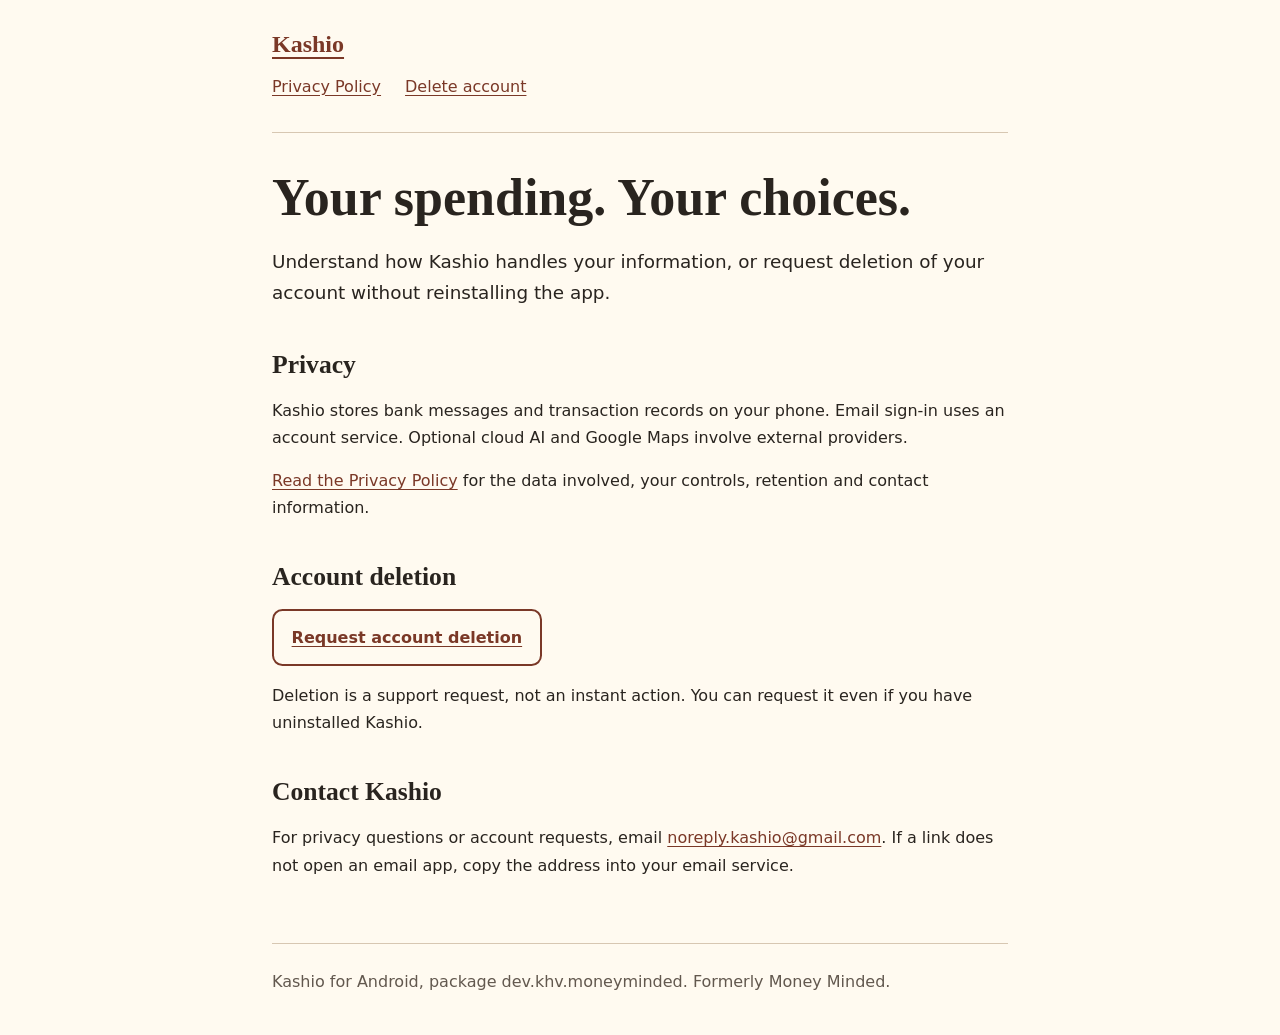
<file: index.html>
<!doctype html>
<html lang="en">
<head>
  <meta charset="utf-8">
  <meta name="viewport" content="width=device-width, initial-scale=1">
  <meta name="description" content="Kashio privacy information and account-deletion requests.">
  <title>Kashio privacy and account support</title>
  <link rel="stylesheet" href="assets/site.css">
</head>
<body>
  <a class="skip" href="#main">Skip to content</a>
  <header>
    <a class="brand" href="index.html">Kashio</a>
    <nav aria-label="Policies">
      <a href="privacy/index.html">Privacy Policy</a>
      <a href="delete-account/index.html">Delete account</a>
    </nav>
  </header>
  <main id="main">
    <h1>Your spending. Your choices.</h1>
    <p class="summary">Understand how Kashio handles your information, or request deletion of your account without reinstalling the app.</p>
    <h2>Privacy</h2>
    <p>Kashio stores bank messages and transaction records on your phone. Email sign-in uses an account service. Optional cloud AI and Google Maps involve external providers.</p>
    <p><a href="privacy/index.html">Read the Privacy Policy</a> for the data involved, your controls, retention and contact information.</p>
    <h2>Account deletion</h2>
    <p><a class="action" href="delete-account/index.html">Request account deletion</a></p>
    <p>Deletion is a support request, not an instant action. You can request it even if you have uninstalled Kashio.</p>
    <h2>Contact Kashio</h2>
    <p>For privacy questions or account requests, email <a href="mailto:noreply.kashio@gmail.com">noreply.kashio@gmail.com</a>. If a link does not open an email app, copy the address into your email service.</p>
  </main>
  <footer>Kashio for Android, package dev.khv.moneyminded. Formerly Money Minded.</footer>
</body>
</html>
</file>
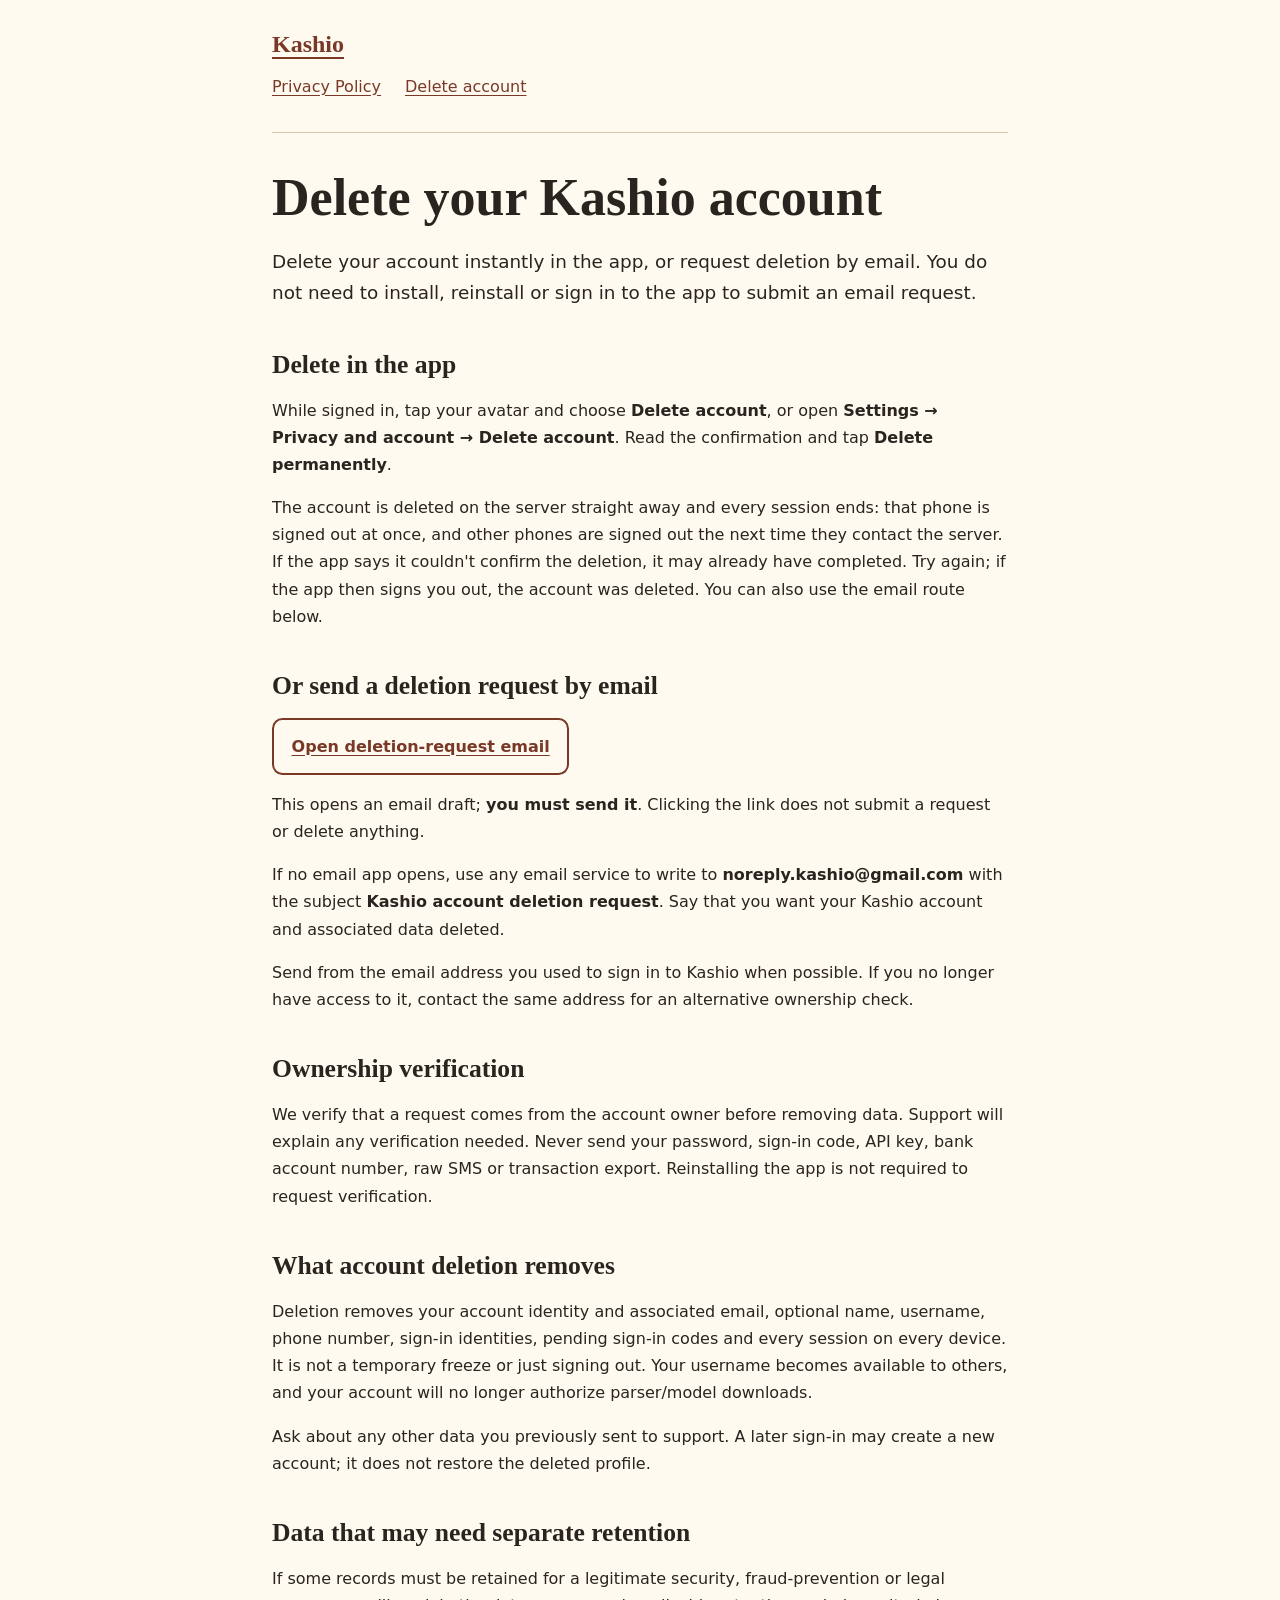
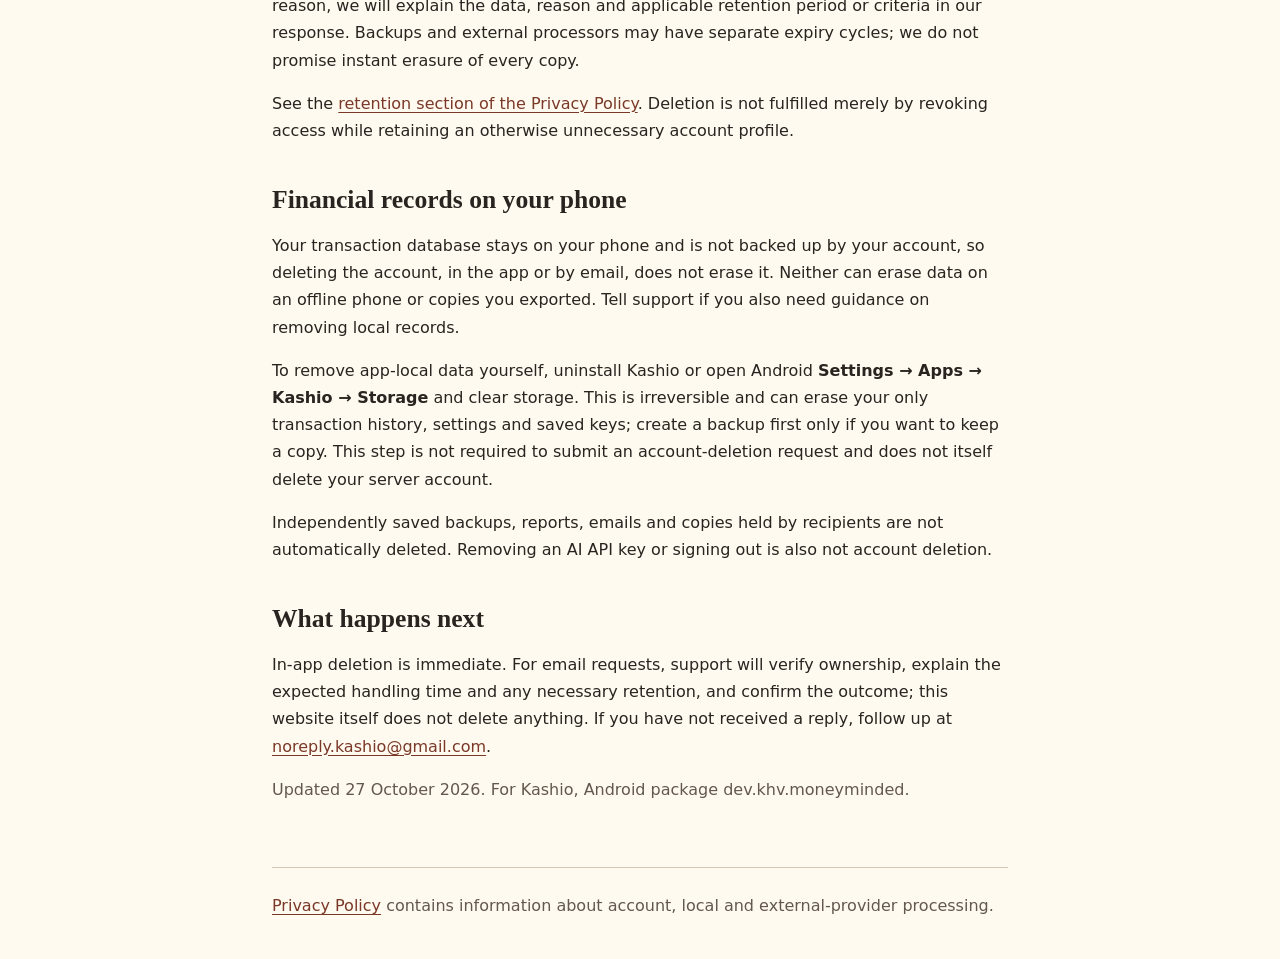
<file: delete-account/index.html>
<!doctype html>
<html lang="en">
<head>
  <meta charset="utf-8">
  <meta name="viewport" content="width=device-width, initial-scale=1">
  <meta name="description" content="Delete your Kashio account in the app, or request deletion by email without the app.">
  <title>Delete your account - Kashio</title>
  <link rel="stylesheet" href="../assets/site.css">
</head>
<body>
  <a class="skip" href="#main">Skip to content</a>
  <header>
    <a class="brand" href="../index.html">Kashio</a>
    <nav aria-label="Policies">
      <a href="../privacy/index.html">Privacy Policy</a>
      <a href="../delete-account/index.html" aria-current="page">Delete account</a>
    </nav>
  </header>
  <main id="main">
    <h1>Delete your Kashio account</h1>
    <p class="summary">Delete your account instantly in the app, or request deletion by email. You do not need to install, reinstall or sign in to the app to submit an email request.</p>
    <section id="in-app">
      <h2>Delete in the app</h2>
      <p>While signed in, tap your avatar and choose <strong>Delete account</strong>, or open <strong>Settings → Privacy and account → Delete account</strong>. Read the confirmation and tap <strong>Delete permanently</strong>.</p>
      <p>The account is deleted on the server straight away and every session ends: that phone is signed out at once, and other phones are signed out the next time they contact the server. If the app says it couldn't confirm the deletion, it may already have completed. Try again; if the app then signs you out, the account was deleted. You can also use the email route below.</p>
    </section>
    <section id="request">
      <h2>Or send a deletion request by email</h2>
      <p><a class="action" href="mailto:noreply.kashio@gmail.com?subject=Kashio%20account%20deletion%20request">Open deletion-request email</a></p>
      <p>This opens an email draft; <strong>you must send it</strong>. Clicking the link does not submit a request or delete anything.</p>
      <p>If no email app opens, use any email service to write to <strong>noreply.kashio@gmail.com</strong> with the subject <strong>Kashio account deletion request</strong>. Say that you want your Kashio account and associated data deleted.</p>
      <p>Send from the email address you used to sign in to Kashio when possible. If you no longer have access to it, contact the same address for an alternative ownership check.</p>
    </section>
    <section id="verification">
      <h2>Ownership verification</h2>
      <p>We verify that a request comes from the account owner before removing data. Support will explain any verification needed. Never send your password, sign-in code, API key, bank account number, raw SMS or transaction export. Reinstalling the app is not required to request verification.</p>
    </section>
    <section id="removed">
      <h2>What account deletion removes</h2>
      <p>Deletion removes your account identity and associated email, optional name, username, phone number, sign-in identities, pending sign-in codes and every session on every device. It is not a temporary freeze or just signing out. Your username becomes available to others, and your account will no longer authorize parser/model downloads.</p>
      <p>Ask about any other data you previously sent to support. A later sign-in may create a new account; it does not restore the deleted profile.</p>
    </section>
    <section id="retained">
      <h2>Data that may need separate retention</h2>
      <p>If some records must be retained for a legitimate security, fraud-prevention or legal reason, we will explain the data, reason and applicable retention period or criteria in our response. Backups and external processors may have separate expiry cycles; we do not promise instant erasure of every copy.</p>
      <p>See the <a href="../privacy/index.html#retention">retention section of the Privacy Policy</a>. Deletion is not fulfilled merely by revoking access while retaining an otherwise unnecessary account profile.</p>
    </section>
    <section id="local-data">
      <h2>Financial records on your phone</h2>
      <p>Your transaction database stays on your phone and is not backed up by your account, so deleting the account, in the app or by email, does not erase it. Neither can erase data on an offline phone or copies you exported. Tell support if you also need guidance on removing local records.</p>
      <p>To remove app-local data yourself, uninstall Kashio or open Android <strong>Settings → Apps → Kashio → Storage</strong> and clear storage. This is irreversible and can erase your only transaction history, settings and saved keys; create a backup first only if you want to keep a copy. This step is not required to submit an account-deletion request and does not itself delete your server account.</p>
      <p>Independently saved backups, reports, emails and copies held by recipients are not automatically deleted. Removing an AI API key or signing out is also not account deletion.</p>
    </section>
    <section id="timing">
      <h2>What happens next</h2>
      <p>In-app deletion is immediate. For email requests, support will verify ownership, explain the expected handling time and any necessary retention, and confirm the outcome; this website itself does not delete anything. If you have not received a reply, follow up at <a href="mailto:noreply.kashio@gmail.com">noreply.kashio@gmail.com</a>.</p>
    </section>
    <p class="date">Updated <time datetime="2026-10-27">27 October 2026</time>. For Kashio, Android package dev.khv.moneyminded.</p>
  </main>
  <footer><a href="../privacy/index.html">Privacy Policy</a> contains information about account, local and external-provider processing.</footer>
</body>
</html>
</file>
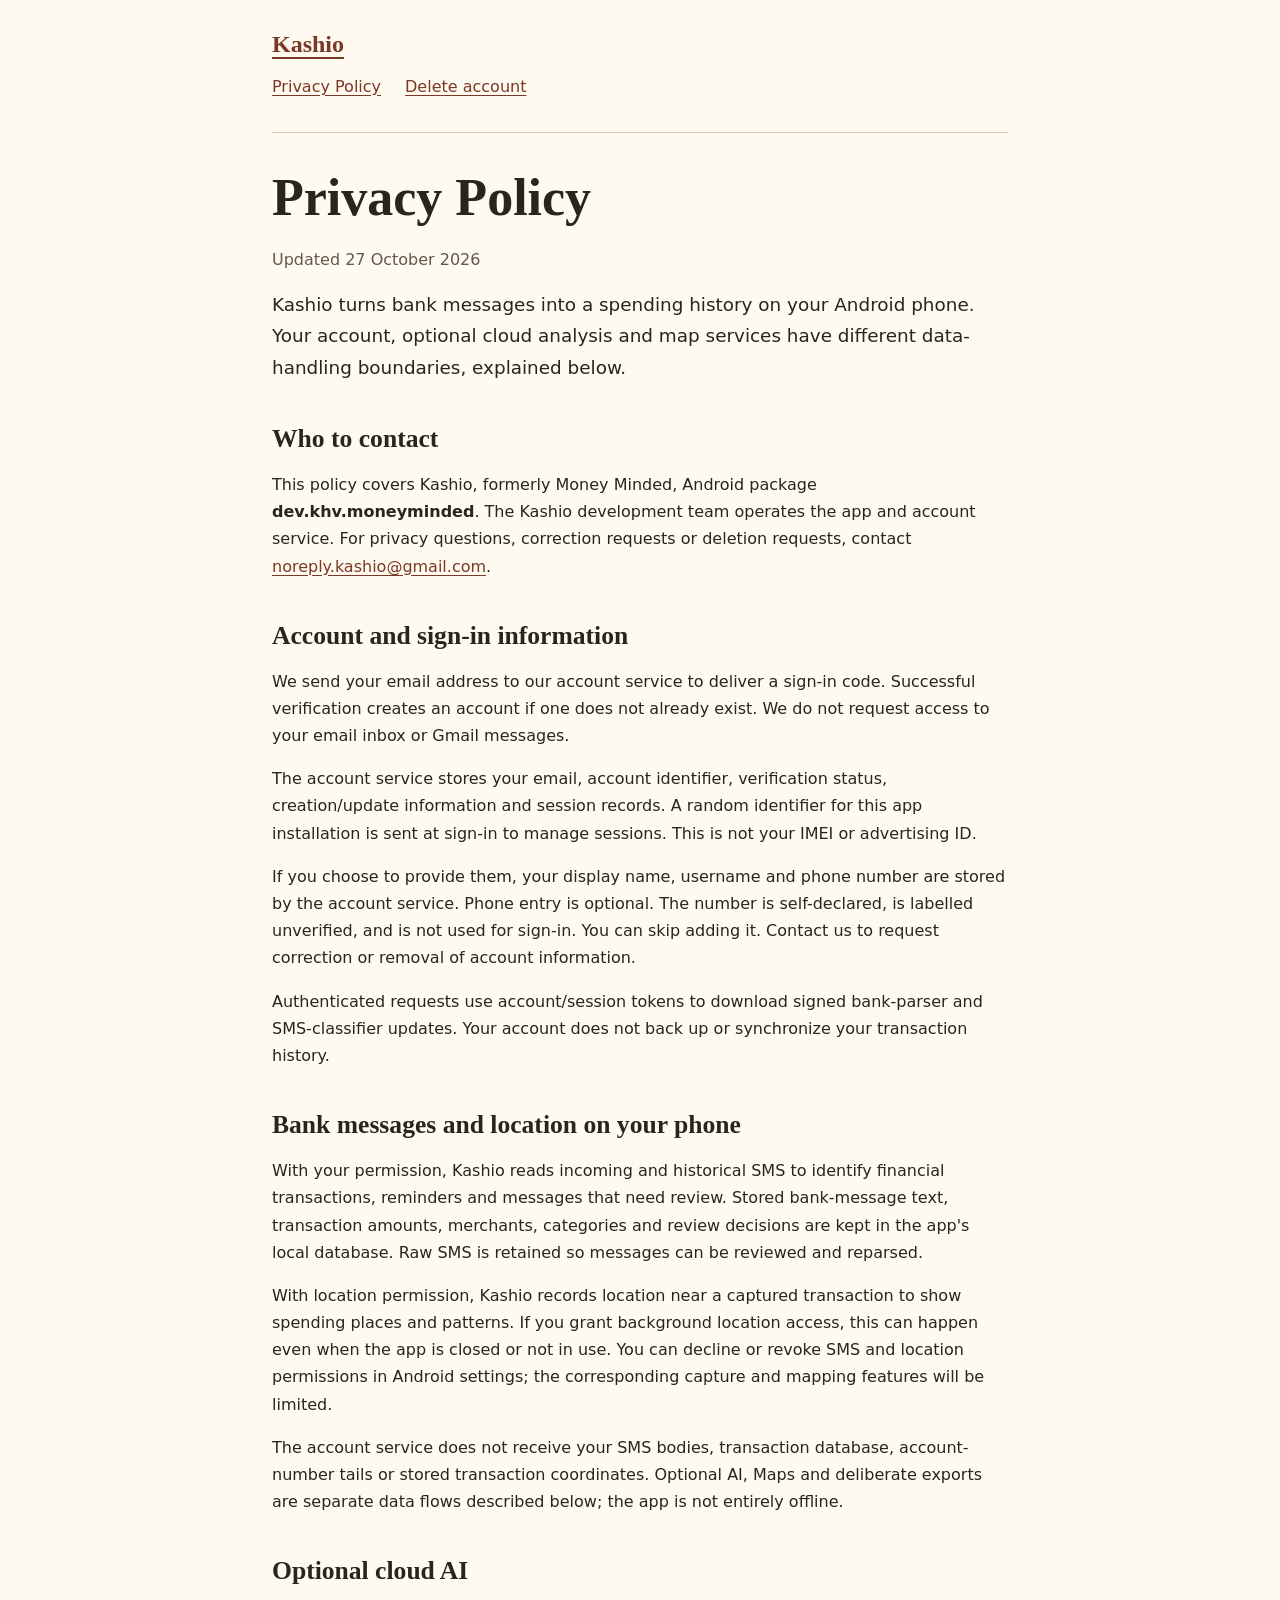
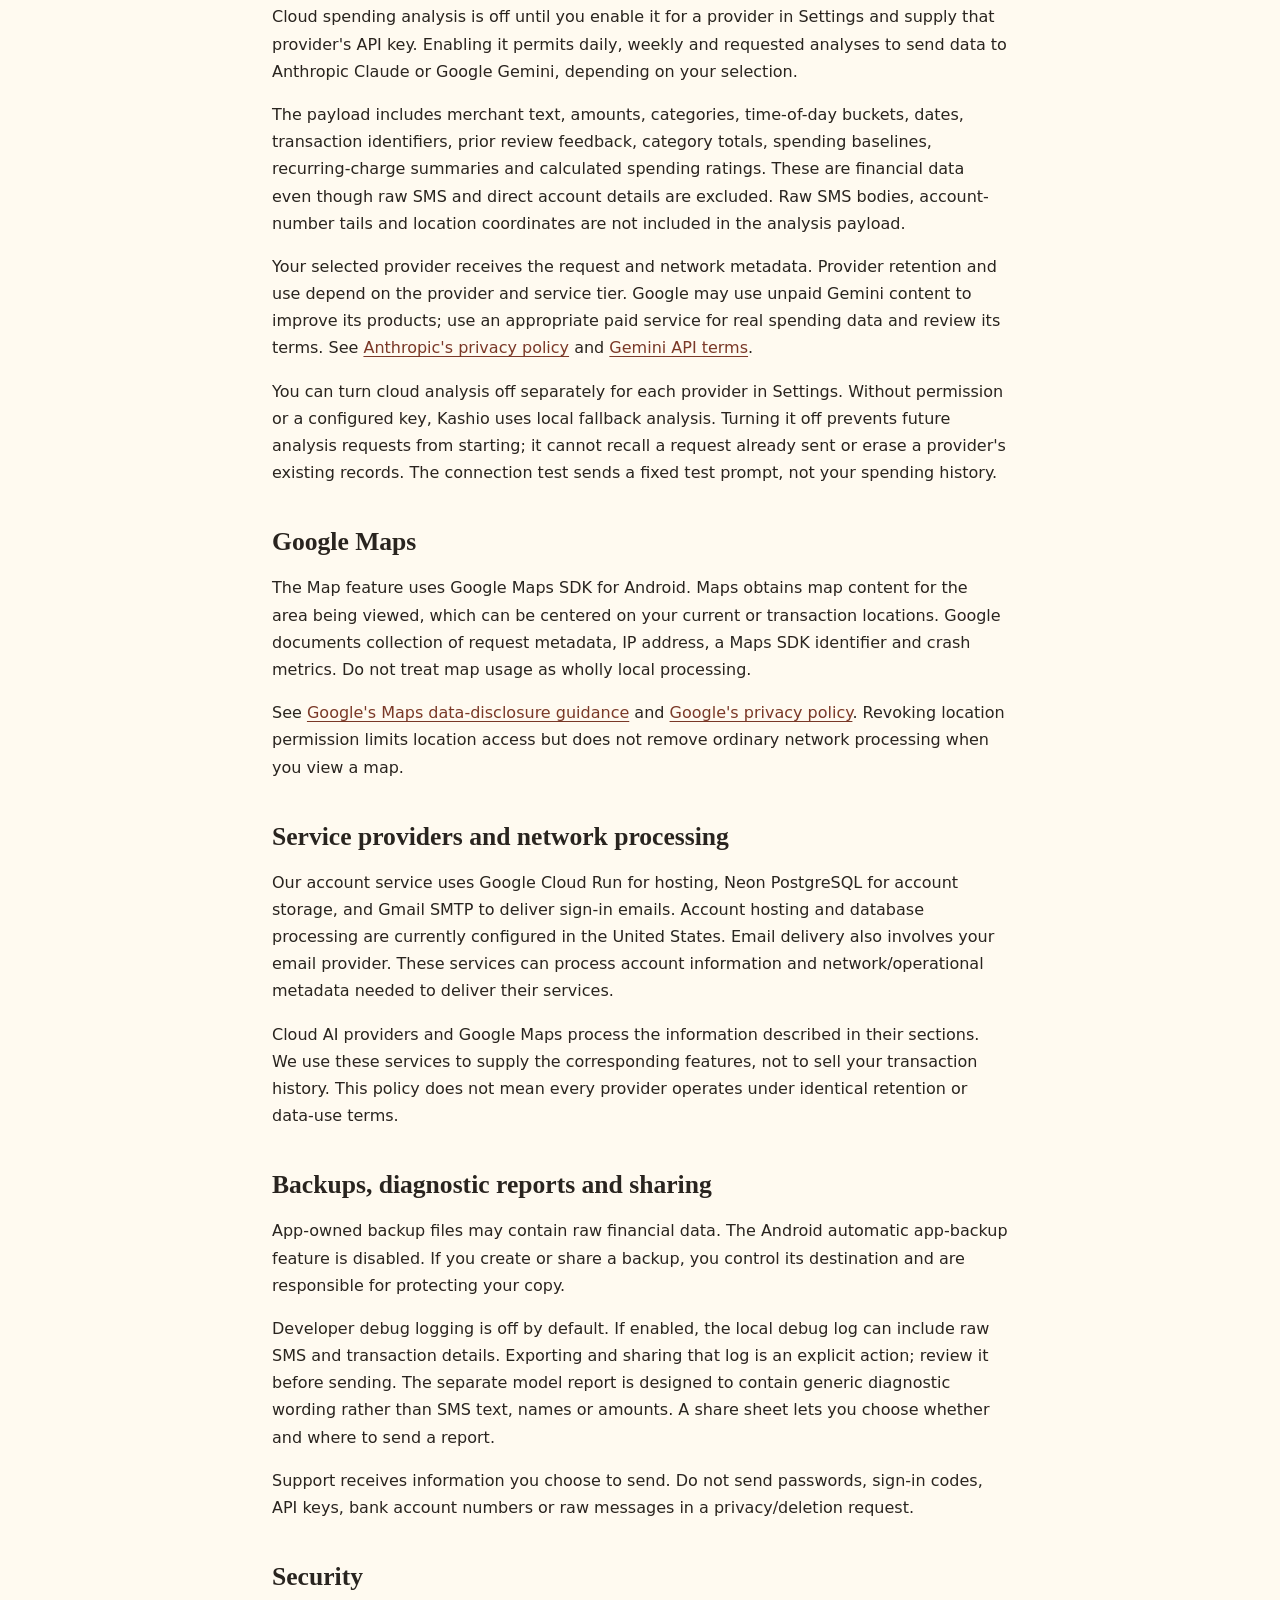
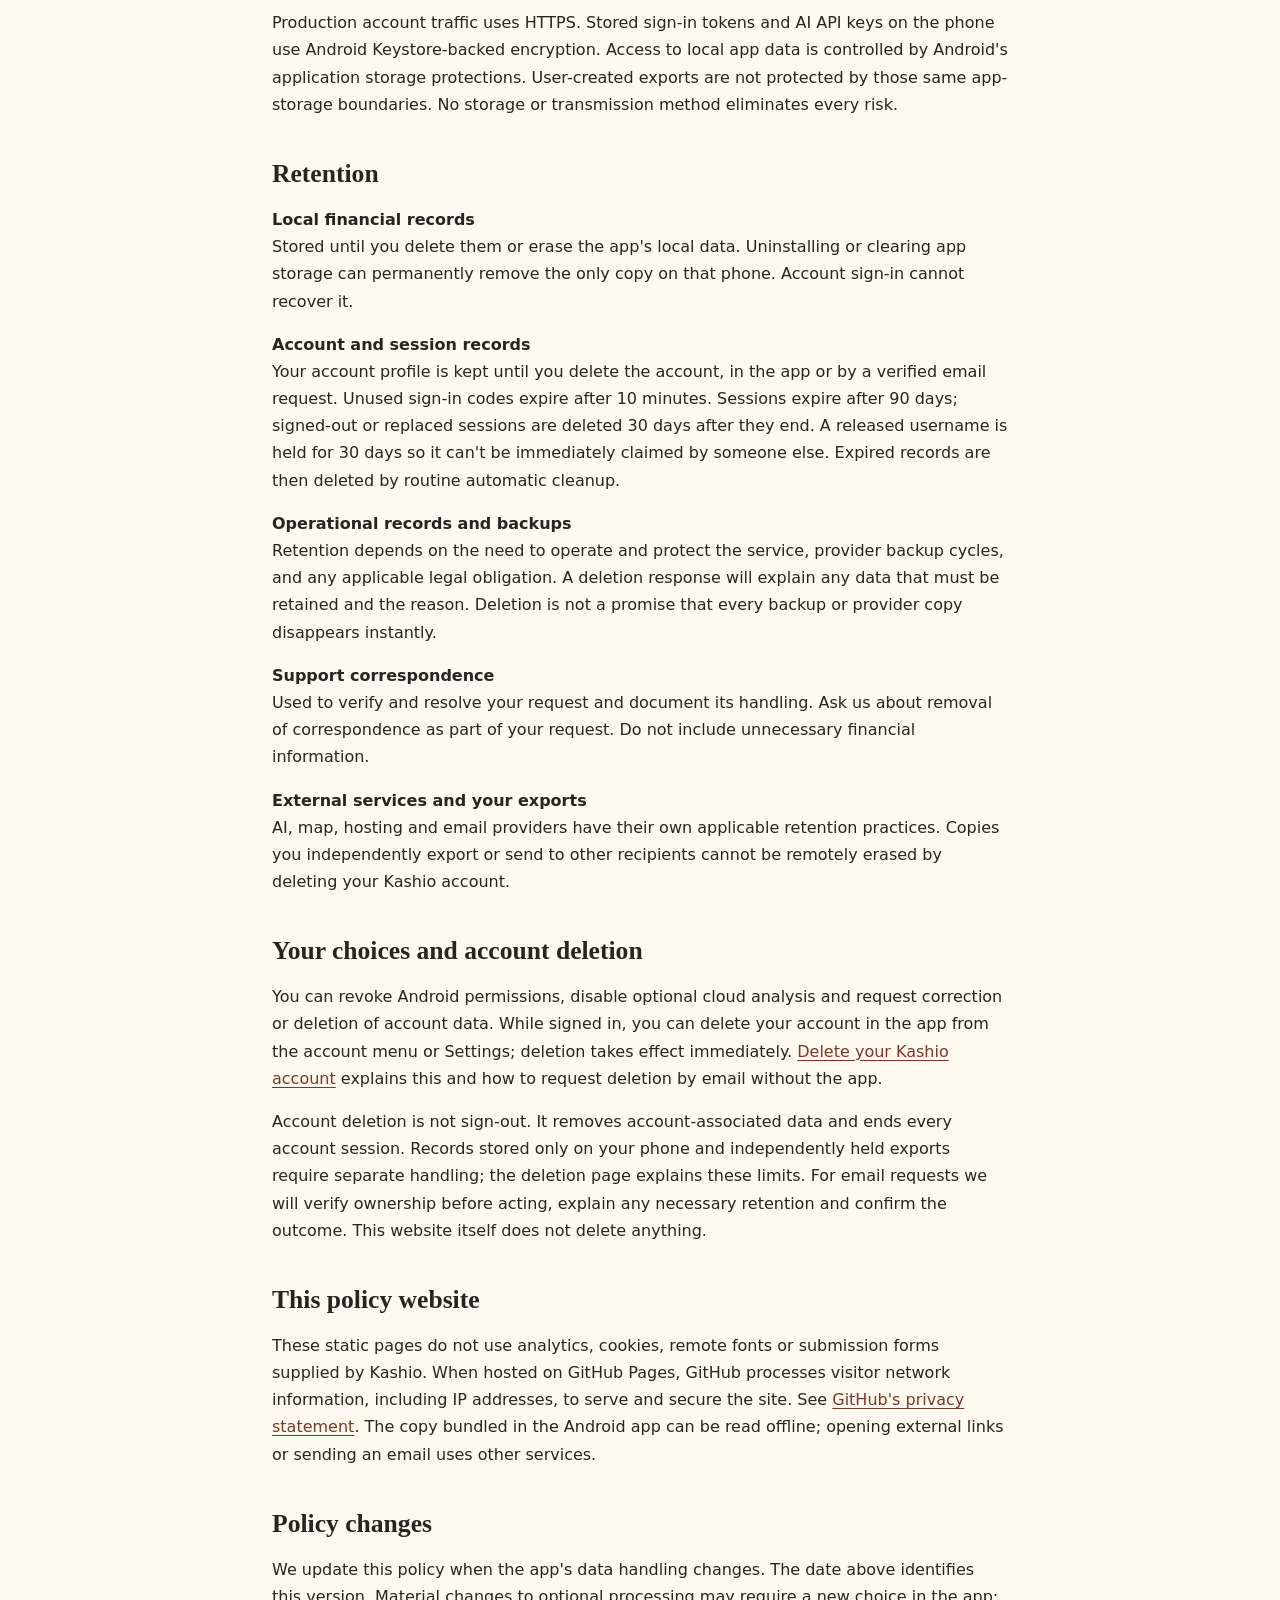
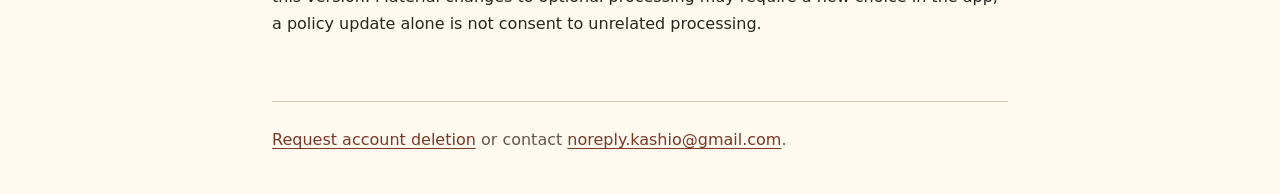
<file: privacy/index.html>
<!doctype html>
<html lang="en">
<head>
  <meta charset="utf-8">
  <meta name="viewport" content="width=device-width, initial-scale=1">
  <meta name="description" content="How Kashio handles account information, bank SMS, location, optional cloud AI and account deletion.">
  <title>Privacy Policy - Kashio</title>
  <link rel="stylesheet" href="../assets/site.css">
</head>
<body>
  <a class="skip" href="#main">Skip to content</a>
  <header>
    <a class="brand" href="../index.html">Kashio</a>
    <nav aria-label="Policies">
      <a href="../privacy/index.html" aria-current="page">Privacy Policy</a>
      <a href="../delete-account/index.html">Delete account</a>
    </nav>
  </header>
  <main id="main">
    <h1>Privacy Policy</h1>
    <p class="date">Updated <time datetime="2026-10-27">27 October 2026</time></p>
    <p class="summary">Kashio turns bank messages into a spending history on your Android phone. Your account, optional cloud analysis and map services have different data-handling boundaries, explained below.</p>
    <section id="contact">
      <h2>Who to contact</h2>
      <p>This policy covers Kashio, formerly Money Minded, Android package <strong>dev.khv.moneyminded</strong>. The Kashio development team operates the app and account service. For privacy questions, correction requests or deletion requests, contact <a href="mailto:noreply.kashio@gmail.com">noreply.kashio@gmail.com</a>.</p>
    </section>
    <section id="account">
      <h2>Account and sign-in information</h2>
      <p>We send your email address to our account service to deliver a sign-in code. Successful verification creates an account if one does not already exist. We do not request access to your email inbox or Gmail messages.</p>
      <p>The account service stores your email, account identifier, verification status, creation/update information and session records. A random identifier for this app installation is sent at sign-in to manage sessions. This is not your IMEI or advertising ID.</p>
      <p>If you choose to provide them, your display name, username and phone number are stored by the account service. Phone entry is optional. The number is self-declared, is labelled unverified, and is not used for sign-in. You can skip adding it. Contact us to request correction or removal of account information.</p>
      <p>Authenticated requests use account/session tokens to download signed bank-parser and SMS-classifier updates. Your account does not back up or synchronize your transaction history.</p>
    </section>
    <section id="sms-location">
      <h2>Bank messages and location on your phone</h2>
      <p>With your permission, Kashio reads incoming and historical SMS to identify financial transactions, reminders and messages that need review. Stored bank-message text, transaction amounts, merchants, categories and review decisions are kept in the app's local database. Raw SMS is retained so messages can be reviewed and reparsed.</p>
      <p>With location permission, Kashio records location near a captured transaction to show spending places and patterns. If you grant background location access, this can happen even when the app is closed or not in use. You can decline or revoke SMS and location permissions in Android settings; the corresponding capture and mapping features will be limited.</p>
      <p>The account service does not receive your SMS bodies, transaction database, account-number tails or stored transaction coordinates. Optional AI, Maps and deliberate exports are separate data flows described below; the app is not entirely offline.</p>
    </section>
    <section id="cloud-ai">
      <h2>Optional cloud AI</h2>
      <p>Cloud spending analysis is off until you enable it for a provider in Settings and supply that provider's API key. Enabling it permits daily, weekly and requested analyses to send data to Anthropic Claude or Google Gemini, depending on your selection.</p>
      <p>The payload includes merchant text, amounts, categories, time-of-day buckets, dates, transaction identifiers, prior review feedback, category totals, spending baselines, recurring-charge summaries and calculated spending ratings. These are financial data even though raw SMS and direct account details are excluded. Raw SMS bodies, account-number tails and location coordinates are not included in the analysis payload.</p>
      <p>Your selected provider receives the request and network metadata. Provider retention and use depend on the provider and service tier. Google may use unpaid Gemini content to improve its products; use an appropriate paid service for real spending data and review its terms. See <a href="https://www.anthropic.com/legal/privacy">Anthropic's privacy policy</a> and <a href="https://ai.google.dev/gemini-api/terms">Gemini API terms</a>.</p>
      <p>You can turn cloud analysis off separately for each provider in Settings. Without permission or a configured key, Kashio uses local fallback analysis. Turning it off prevents future analysis requests from starting; it cannot recall a request already sent or erase a provider's existing records. The connection test sends a fixed test prompt, not your spending history.</p>
    </section>
    <section id="maps">
      <h2>Google Maps</h2>
      <p>The Map feature uses Google Maps SDK for Android. Maps obtains map content for the area being viewed, which can be centered on your current or transaction locations. Google documents collection of request metadata, IP address, a Maps SDK identifier and crash metrics. Do not treat map usage as wholly local processing.</p>
      <p>See <a href="https://developers.google.com/maps/documentation/android-sdk/play-data-disclosure">Google's Maps data-disclosure guidance</a> and <a href="https://policies.google.com/privacy">Google's privacy policy</a>. Revoking location permission limits location access but does not remove ordinary network processing when you view a map.</p>
    </section>
    <section id="providers">
      <h2>Service providers and network processing</h2>
      <p>Our account service uses Google Cloud Run for hosting, Neon PostgreSQL for account storage, and Gmail SMTP to deliver sign-in emails. Account hosting and database processing are currently configured in the United States. Email delivery also involves your email provider. These services can process account information and network/operational metadata needed to deliver their services.</p>
      <p>Cloud AI providers and Google Maps process the information described in their sections. We use these services to supply the corresponding features, not to sell your transaction history. This policy does not mean every provider operates under identical retention or data-use terms.</p>
    </section>
    <section id="exports">
      <h2>Backups, diagnostic reports and sharing</h2>
      <p>App-owned backup files may contain raw financial data. The Android automatic app-backup feature is disabled. If you create or share a backup, you control its destination and are responsible for protecting your copy.</p>
      <p>Developer debug logging is off by default. If enabled, the local debug log can include raw SMS and transaction details. Exporting and sharing that log is an explicit action; review it before sending. The separate model report is designed to contain generic diagnostic wording rather than SMS text, names or amounts. A share sheet lets you choose whether and where to send a report.</p>
      <p>Support receives information you choose to send. Do not send passwords, sign-in codes, API keys, bank account numbers or raw messages in a privacy/deletion request.</p>
    </section>
    <section id="security">
      <h2>Security</h2>
      <p>Production account traffic uses HTTPS. Stored sign-in tokens and AI API keys on the phone use Android Keystore-backed encryption. Access to local app data is controlled by Android's application storage protections. User-created exports are not protected by those same app-storage boundaries. No storage or transmission method eliminates every risk.</p>
    </section>
    <section id="retention">
      <h2>Retention</h2>
      <dl>
        <dt>Local financial records</dt>
        <dd>Stored until you delete them or erase the app's local data. Uninstalling or clearing app storage can permanently remove the only copy on that phone. Account sign-in cannot recover it.</dd>
        <dt>Account and session records</dt>
        <dd>Your account profile is kept until you delete the account, in the app or by a verified email request. Unused sign-in codes expire after 10 minutes. Sessions expire after 90 days; signed-out or replaced sessions are deleted 30 days after they end. A released username is held for 30 days so it can't be immediately claimed by someone else. Expired records are then deleted by routine automatic cleanup.</dd>
        <dt>Operational records and backups</dt>
        <dd>Retention depends on the need to operate and protect the service, provider backup cycles, and any applicable legal obligation. A deletion response will explain any data that must be retained and the reason. Deletion is not a promise that every backup or provider copy disappears instantly.</dd>
        <dt>Support correspondence</dt>
        <dd>Used to verify and resolve your request and document its handling. Ask us about removal of correspondence as part of your request. Do not include unnecessary financial information.</dd>
        <dt>External services and your exports</dt>
        <dd>AI, map, hosting and email providers have their own applicable retention practices. Copies you independently export or send to other recipients cannot be remotely erased by deleting your Kashio account.</dd>
      </dl>
    </section>
    <section id="deletion">
      <h2>Your choices and account deletion</h2>
      <p>You can revoke Android permissions, disable optional cloud analysis and request correction or deletion of account data. While signed in, you can delete your account in the app from the account menu or Settings; deletion takes effect immediately. <a href="../delete-account/index.html">Delete your Kashio account</a> explains this and how to request deletion by email without the app.</p>
      <p>Account deletion is not sign-out. It removes account-associated data and ends every account session. Records stored only on your phone and independently held exports require separate handling; the deletion page explains these limits. For email requests we will verify ownership before acting, explain any necessary retention and confirm the outcome. This website itself does not delete anything.</p>
    </section>
    <section id="website">
      <h2>This policy website</h2>
      <p>These static pages do not use analytics, cookies, remote fonts or submission forms supplied by Kashio. When hosted on GitHub Pages, GitHub processes visitor network information, including IP addresses, to serve and secure the site. See <a href="https://docs.github.com/en/site-policy/privacy-policies/github-general-privacy-statement">GitHub's privacy statement</a>. The copy bundled in the Android app can be read offline; opening external links or sending an email uses other services.</p>
    </section>
    <section id="changes">
      <h2>Policy changes</h2>
      <p>We update this policy when the app's data handling changes. The date above identifies this version. Material changes to optional processing may require a new choice in the app; a policy update alone is not consent to unrelated processing.</p>
    </section>
  </main>
  <footer><a href="../delete-account/index.html">Request account deletion</a> or contact <a href="mailto:noreply.kashio@gmail.com">noreply.kashio@gmail.com</a>.</footer>
</body>
</html>
</file>
<file: assets/site.css>
:root {
  color-scheme: light;
  --paper: #fffaf0;
  --ink: #29241f;
  --muted: #62584e;
  --accent: #7a3827;
  --line: #d7c7b2;
  font-family: system-ui, -apple-system, "Segoe UI", sans-serif;
  color: var(--ink);
  background: var(--paper);
  font-size: 100%;
  line-height: 1.7;
}
* { box-sizing: border-box; }
body { margin: 0; }
header, main, footer { width: min(100% - 2.5rem, 46rem); margin-inline: auto; }
header { padding-block: 1.5rem; border-bottom: 1px solid var(--line); }
nav { display: flex; flex-wrap: wrap; gap: .5rem 1.5rem; }
nav a { padding-block: .5rem; }
main { padding-block: 2rem 3rem; }
footer { padding-block: 1.5rem 2.5rem; border-top: 1px solid var(--line); color: var(--muted); }
h1, h2, h3 { font-family: Georgia, "Times New Roman", serif; line-height: 1.25; font-weight: 600; }
h1 { font-size: clamp(2rem, 7vw, 3.25rem); margin: 0 0 1rem; }
h2 { font-size: 1.6rem; margin: 2.5rem 0 .75rem; }
h3 { font-size: 1.25rem; margin-top: 1.75rem; }
p, ul, ol, dl { margin-block: 1rem; }
ul, ol { padding-inline-start: 1.5rem; }
li + li { margin-top: .5rem; }
dt { font-weight: 650; margin-top: 1rem; }
dd { margin-inline-start: 0; }
a { color: var(--accent); text-underline-offset: .2em; overflow-wrap: anywhere; }
a:hover { text-decoration-thickness: .15em; }
a:focus-visible { outline: 3px solid var(--accent); outline-offset: 4px; border-radius: 2px; }
.brand { font-family: Georgia, "Times New Roman", serif; font-size: 1.5rem; font-weight: 700; }
.date, .note { color: var(--muted); }
.summary { font-size: 1.15rem; }
.action { display: inline-block; padding: .8rem 1.1rem; border: 2px solid var(--accent); border-radius: .65rem; font-weight: 650; }
.skip { position: absolute; top: -10rem; left: 1rem; padding: .75rem; background: var(--paper); z-index: 1; }
.skip:focus { top: 1rem; }
section { scroll-margin-top: 1rem; }
@media print {
  header, footer, .skip { display: none; }
  main { width: 100%; padding: 0; }
  a { color: var(--ink); }
}
</file>
